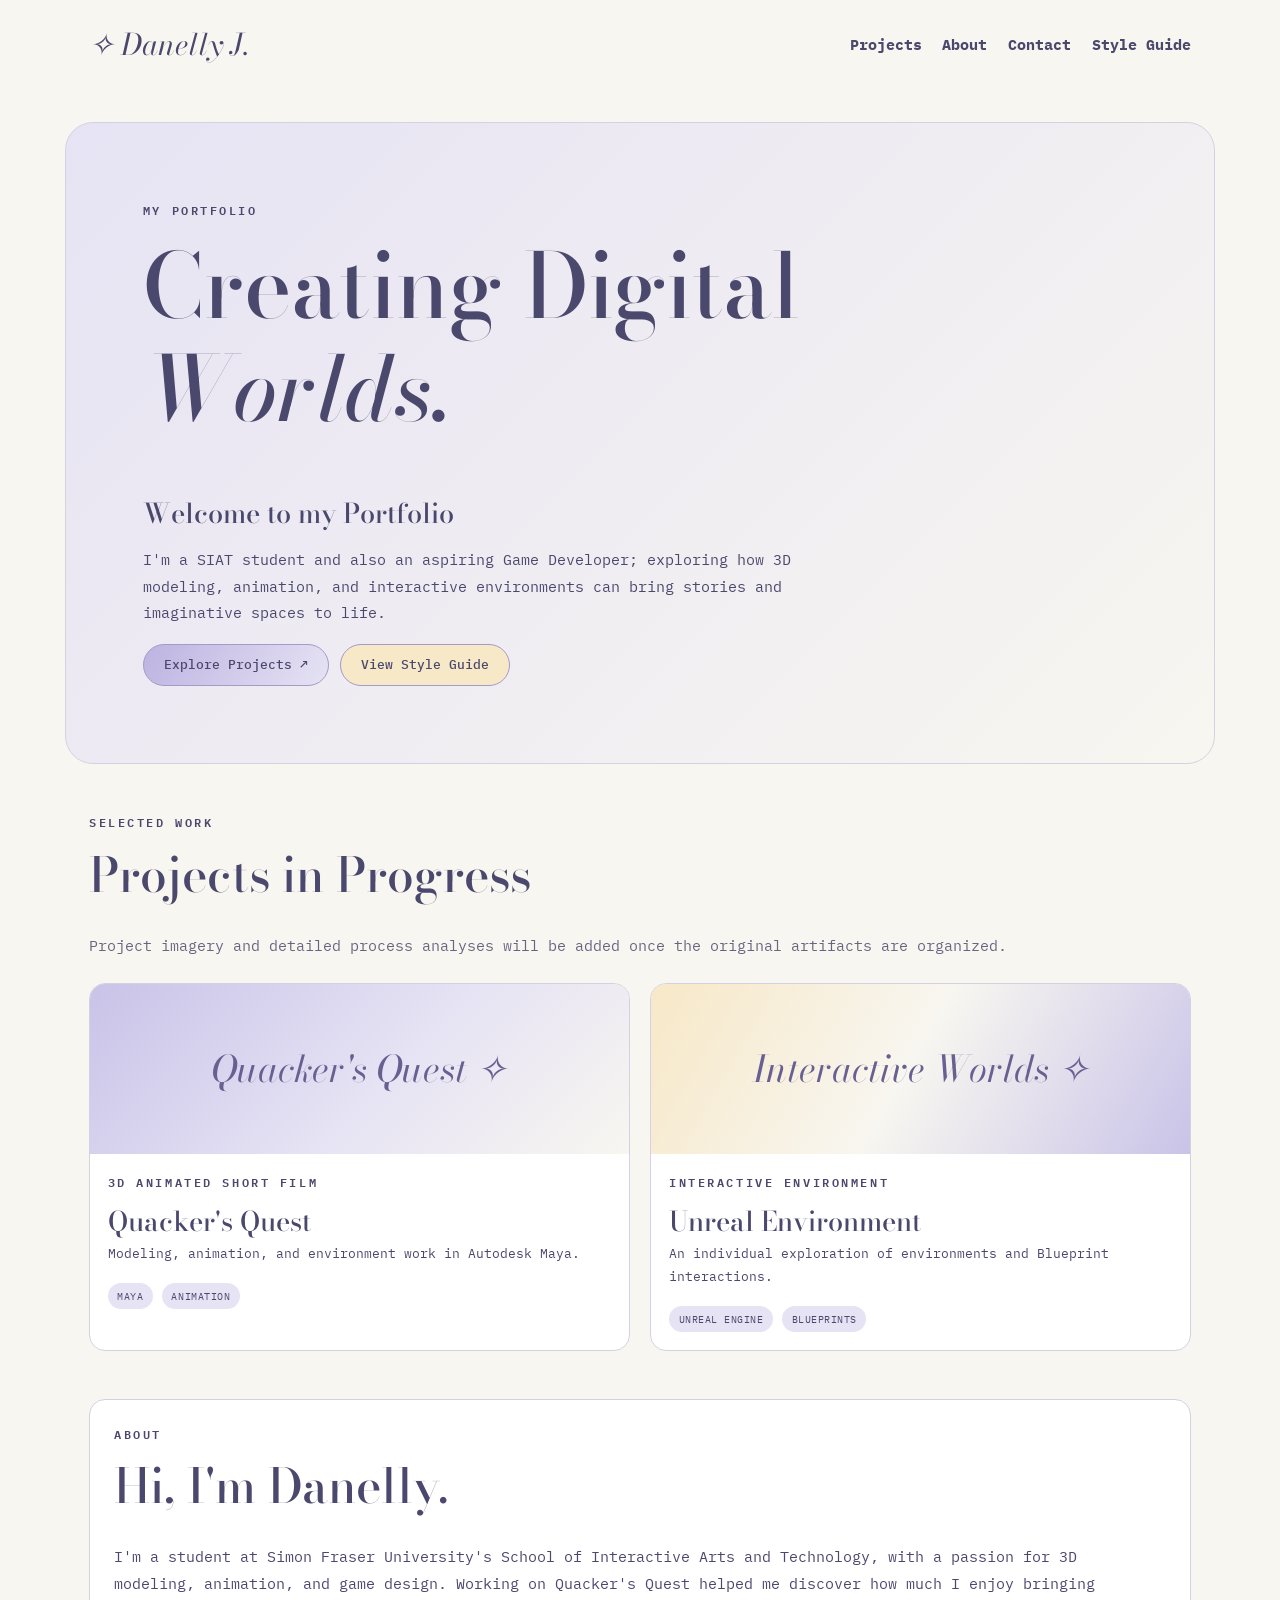
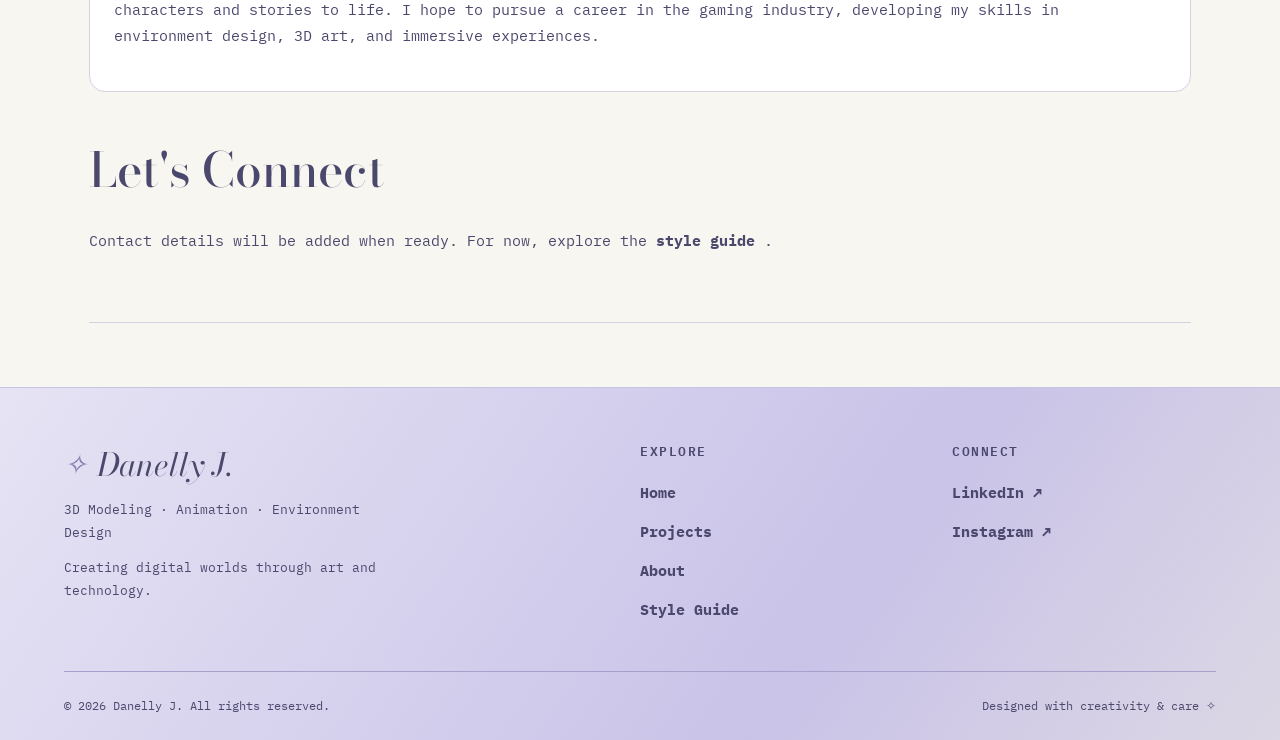
<file: index.html>
<!doctype html>
<html lang="en">

<head>
  <meta charset="utf-8">
  <meta name="viewport" content="width=device-width, initial-scale=1">
  <meta
    name="description"
    content="Danelly J. — 3D art, animation, and environment design portfolio."
  >

  <title>Danelly J. | Hompage</title>

  <link rel="stylesheet" href="css/main.css">
</head>

<body class="homepage">

 
 <!-- ==================== NAVIGATION ==================== -->
  <header class="home-nav">


    <a href="index.html" class="brand">
      ✧ Danelly J.
    </a>


    <nav class="links" aria-label="Main navigation">
       <a href="#projects" class="text-link">Projects</a>
      <a href="#about" class="text-link">About</a>
      <a href="#contact" class="text-link">Contact</a>
      <a href="style-guide.html" class="text-link">Style Guide</a>
    </nav>


  </header>



  <!-- ==================== MAIN CONTENT ==================== -->
  <main>

    <!-- HERO SECTION -->
    <section class="home-hero">

      <p class="eyebrow">
        MY PORTFOLIO
      </p>

      <h1>
        Creating Digital <em>Worlds.</em>
      </h1>

	  <h3>Welcome to my Portfolio</h3>

      <p>
        I'm a SIAT student and also an aspiring Game Developer;
		exploring how 3D modeling, animation, and interactive environments can
        bring stories and imaginative spaces to life.
      </p>

      <div class="button-row">
        <a class="btn btn-primary" href="#projects">
          Explore Projects ↗
        </a>

        <a class="btn btn-secondary" href="style-guide.html">
          View Style Guide
        </a>
      </div>

    </section>

    <div class="home-main">

      <!-- ==================== PROJECTS ==================== -->
      <section id="projects">

        <p class="eyebrow">Selected work</p>

        <h2>Projects in Progress</h2>

        <p class="muted">
          Project imagery and detailed process analyses
          will be added once the original artifacts
          are organized.
        </p>

        <div class="project-grid">

          <!-- PROJECT 1: QUACKER'S QUEST -->
          <article class="project-card">

            <div class="project-art">
              Quacker's Quest ✧
            </div>

            <div class="project-body">

              <p class="eyebrow">
                3D animated short film
              </p>

              <h3>Quacker's Quest</h3>

              <p class="small">
                Modeling, animation, and environment
                work in Autodesk Maya.
              </p>

              <span class="tag">MAYA</span>
              <span class="tag">ANIMATION</span>

            </div>

          </article>

          <!-- PROJECT 2: UNREAL ENVIRONMENT -->
          <article class="project-card">

            <div class="project-art warm">
              Interactive Worlds ✧
            </div>

            <div class="project-body">

              <p class="eyebrow">
                Interactive environment
              </p>

              <h3>Unreal Environment</h3>

              <p class="small">
                An individual exploration of environments
                and Blueprint interactions.
              </p>

              <span class="tag">UNREAL ENGINE</span>
              <span class="tag">BLUEPRINTS</span>

            </div>

          </article>

        </div>

      </section>

      <!-- ==================== ABOUT ==================== -->
      <section id="about" class="home-note">

        <p class="eyebrow">About</p>

        <h2>Hi, I'm Danelly.</h2>

        <p>
          I'm a student at Simon Fraser University's
          School of Interactive Arts and Technology,
          with a passion for 3D modeling, animation,
          and game design.

          Working on Quacker's Quest helped me discover
          how much I enjoy bringing characters and
          stories to life.

          I hope to pursue a career in the gaming
          industry, developing my skills in environment
          design, 3D art, and immersive experiences.
        </p>

      </section>

        <!-- ==================== CONTACT ==================== -->
      <section id="contact" class="guide-section">


        <h2>Let's Connect</h2>


        <p>
          Contact details will be added when ready.
          For now, explore the
          <a class="inline-link text-link" href="style-guide.html">
            style guide
          </a>.
        </p>


      </section>

    </div>

  </main>

    <!-- ==================== FOOTER ==================== -->
  
  <footer class="portfolio-footer">
    <div class="footer-main">


      <!-- Portfolio branding -->
      <div class="footer-brand">
        <a href="index.html" class="footer-logo">
          <span class="footer-logo-mark" aria-hidden="true">✧</span>
          Danelly J.
        </a>


        <p class="footer-description">
          3D Modeling · Animation · Environment Design
        </p>


        <p class="footer-description">
          Creating digital worlds through art and technology.
        </p>
      </div>


      <!-- Footer navigation -->
      <nav class="footer-column" aria-label="Footer navigation">
        <h2 class="footer-heading">Explore</h2>


        <a href="index.html" class="animated-link text-link">Home</a>
        <a href="index.html#projects" class="animated-link text-link">Projects</a>
        <a href="index.html#about" class="animated-link text-link">About</a>
        <a href="style-guide.html" class="animated-link text-link">Style Guide</a>
      </nav>


      <!-- Social media -->
      <div class="footer-column">
        <h2 class="footer-heading">Connect</h2>


        <!-- Replace # with your actual profile URLs -->
        <a href="#" class="animated-link text-link">LinkedIn ↗</a>
        <a href="#" class="animated-link text-link">Instagram ↗</a>
      </div>


    </div>


    <div class="footer-bottom">
      <p>© 2026 Danelly J. All rights reserved.</p>
      <p>Designed with creativity &amp; care ✧</p>
    </div>
  </footer>

</body>

</html>
</file>
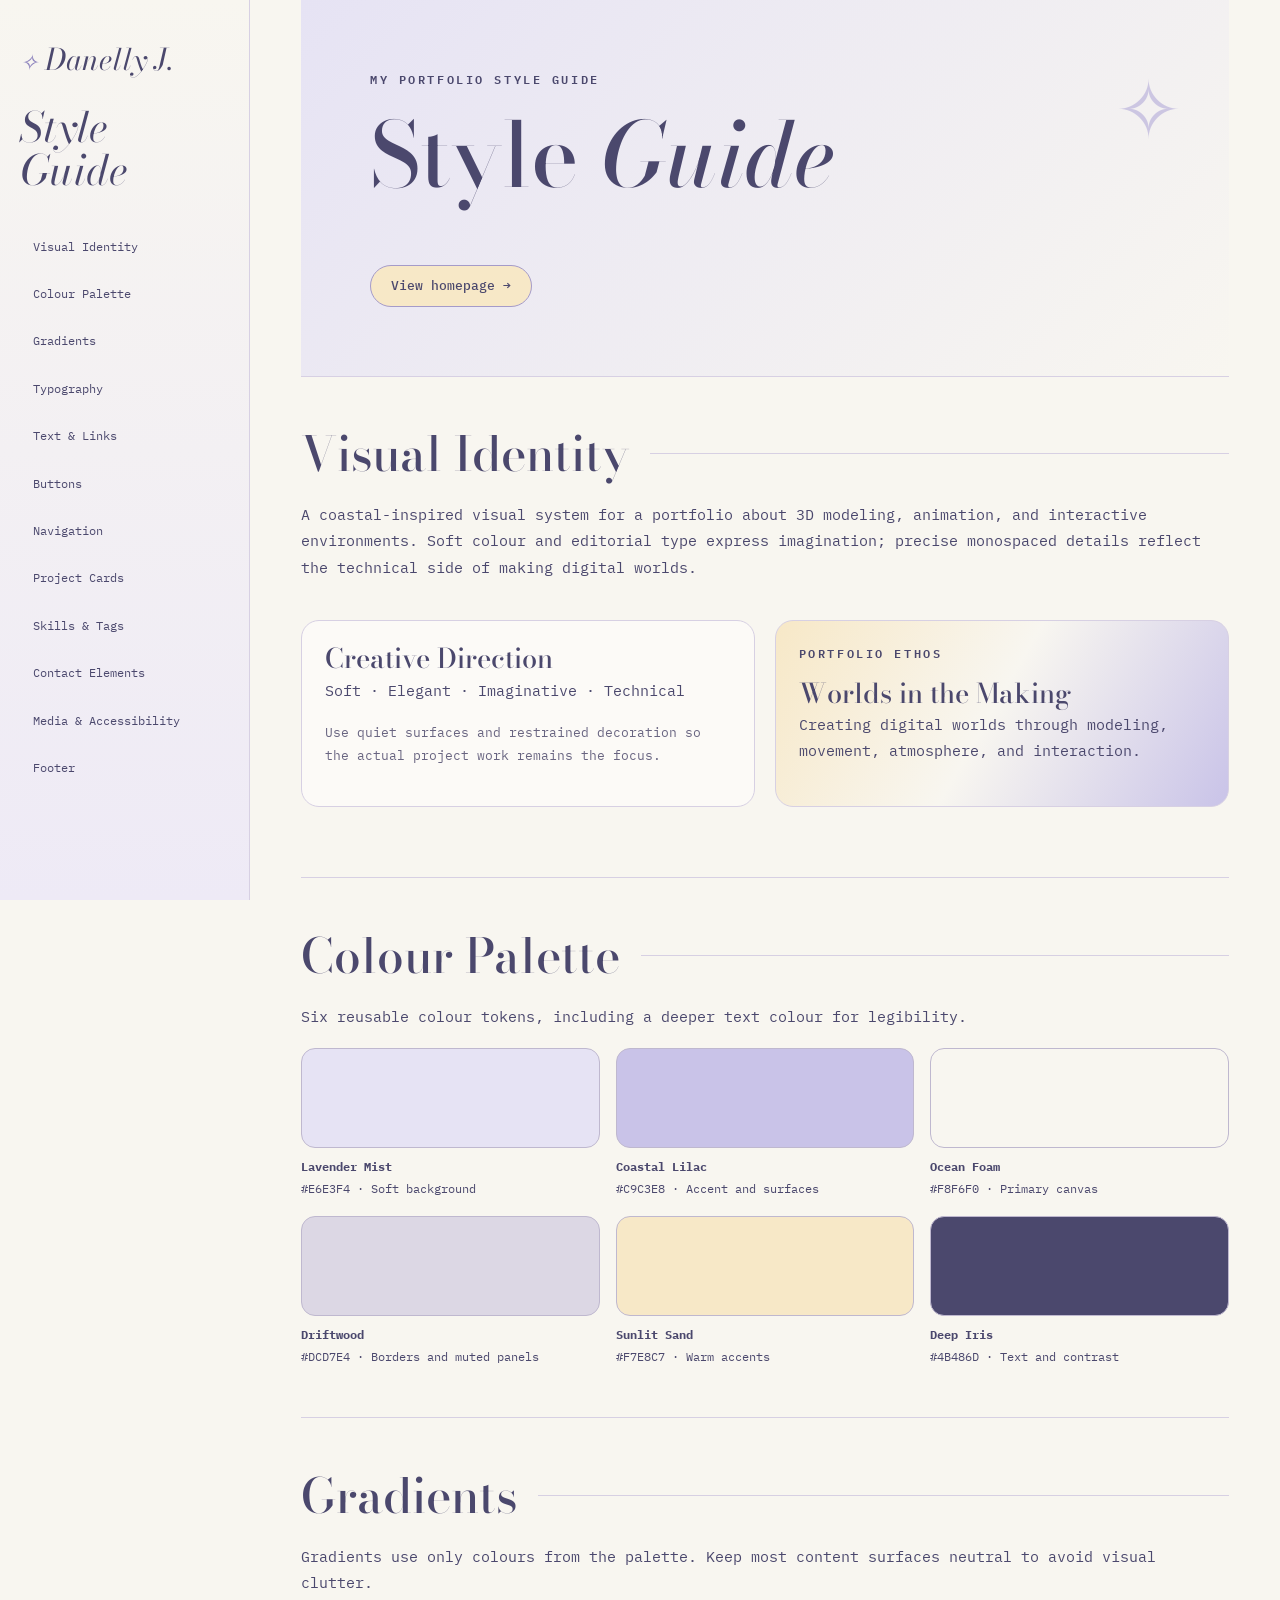
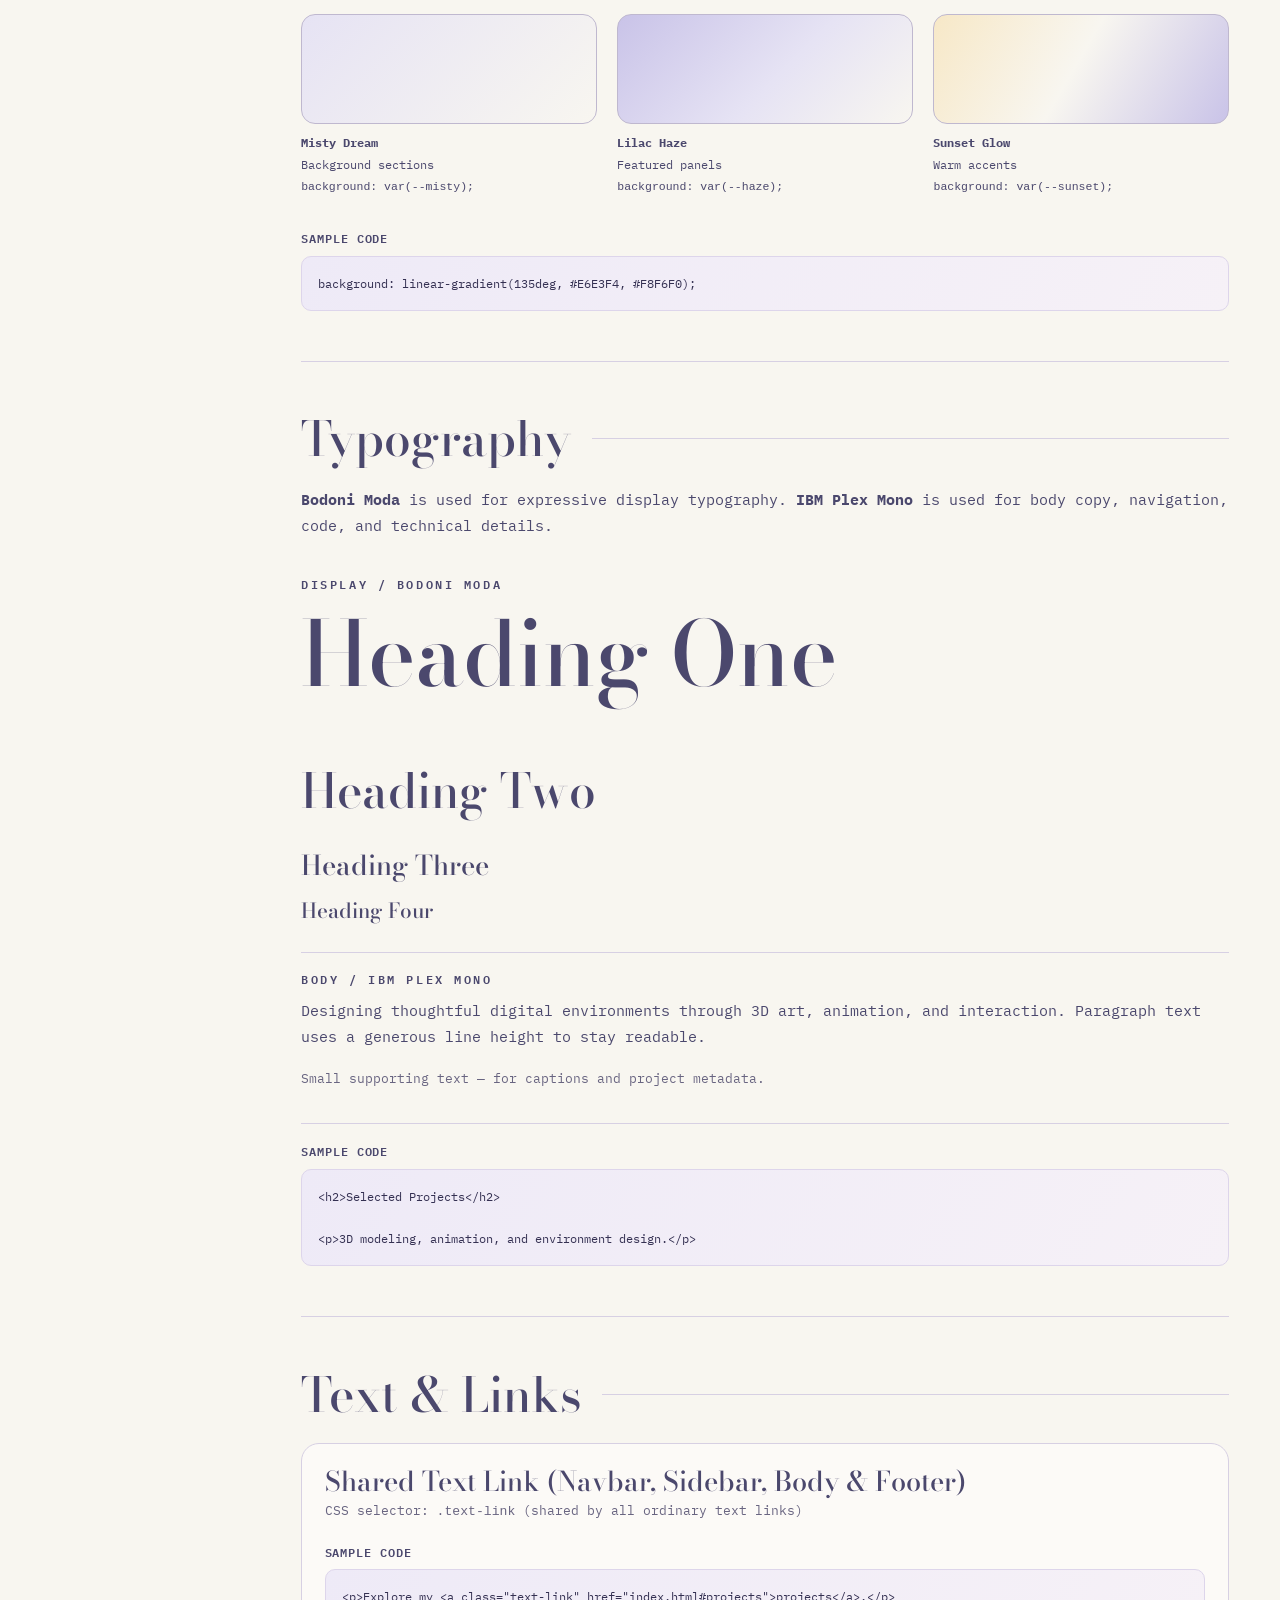
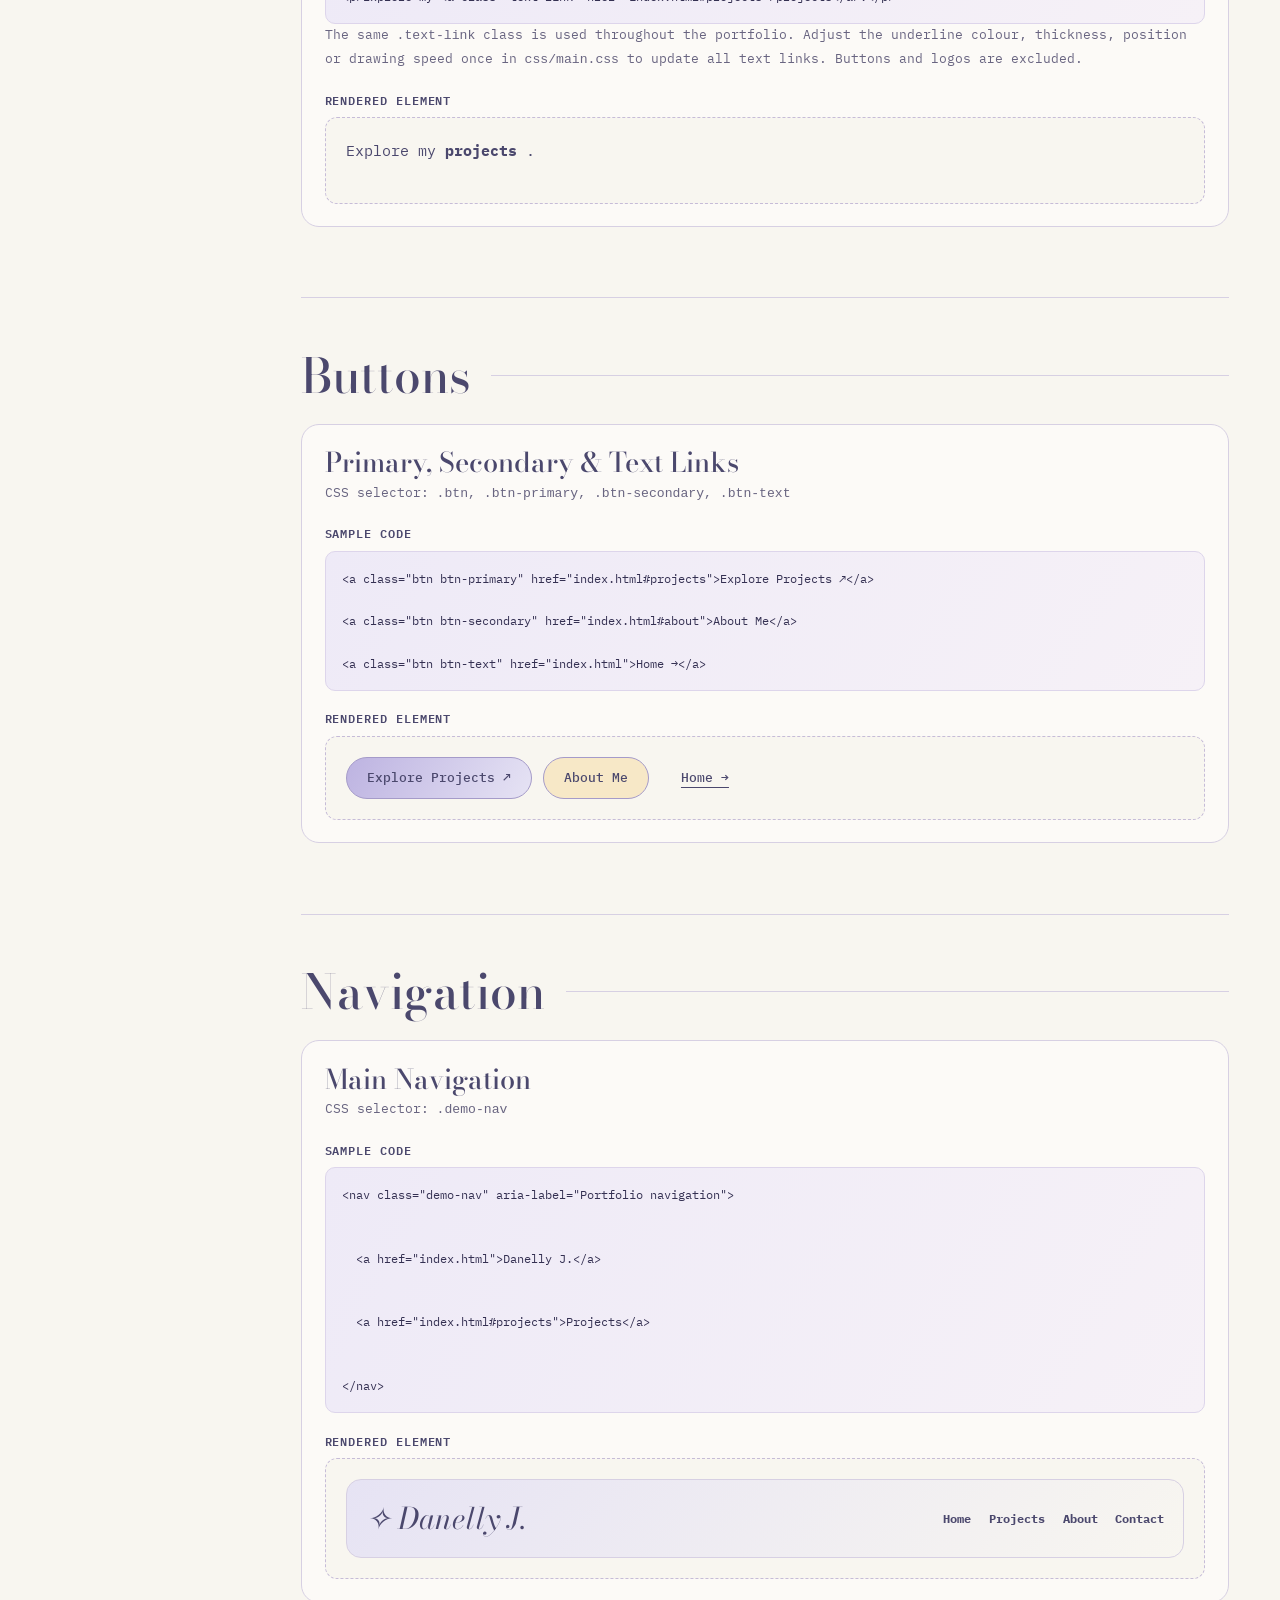
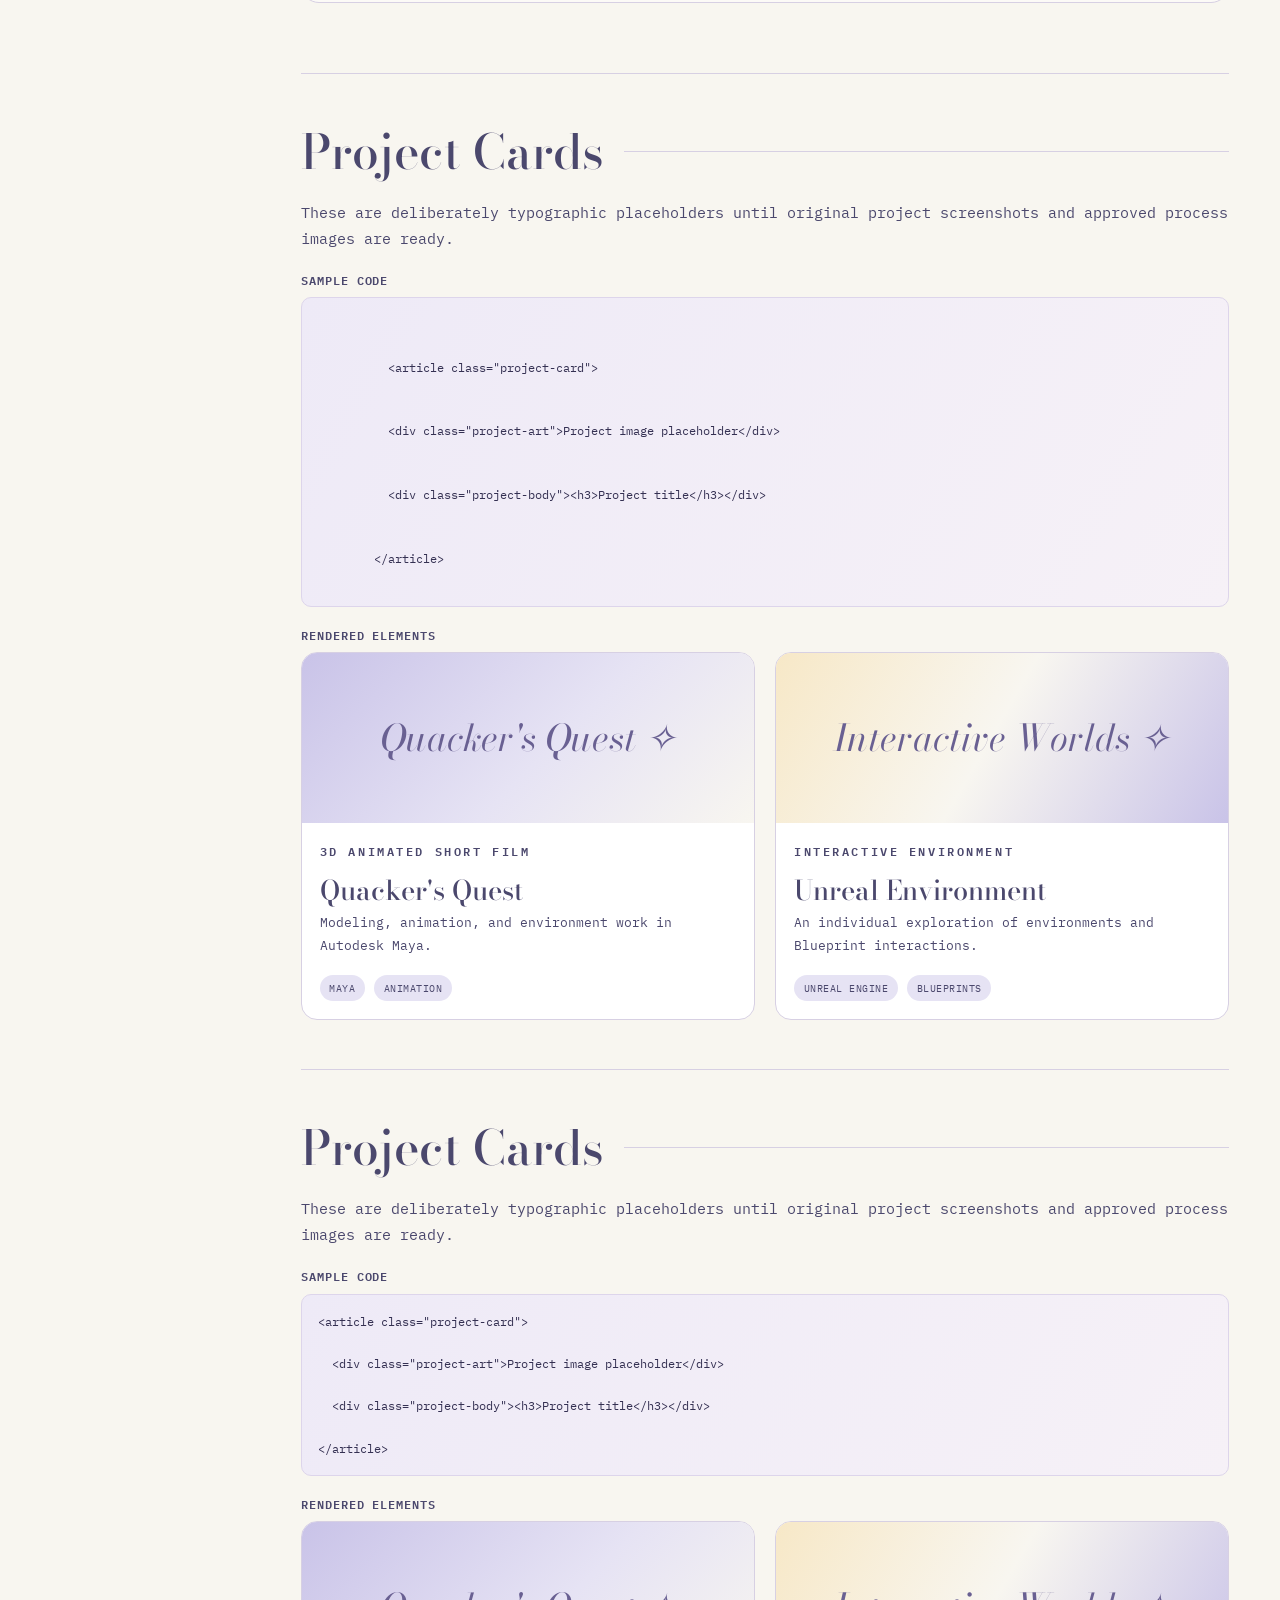
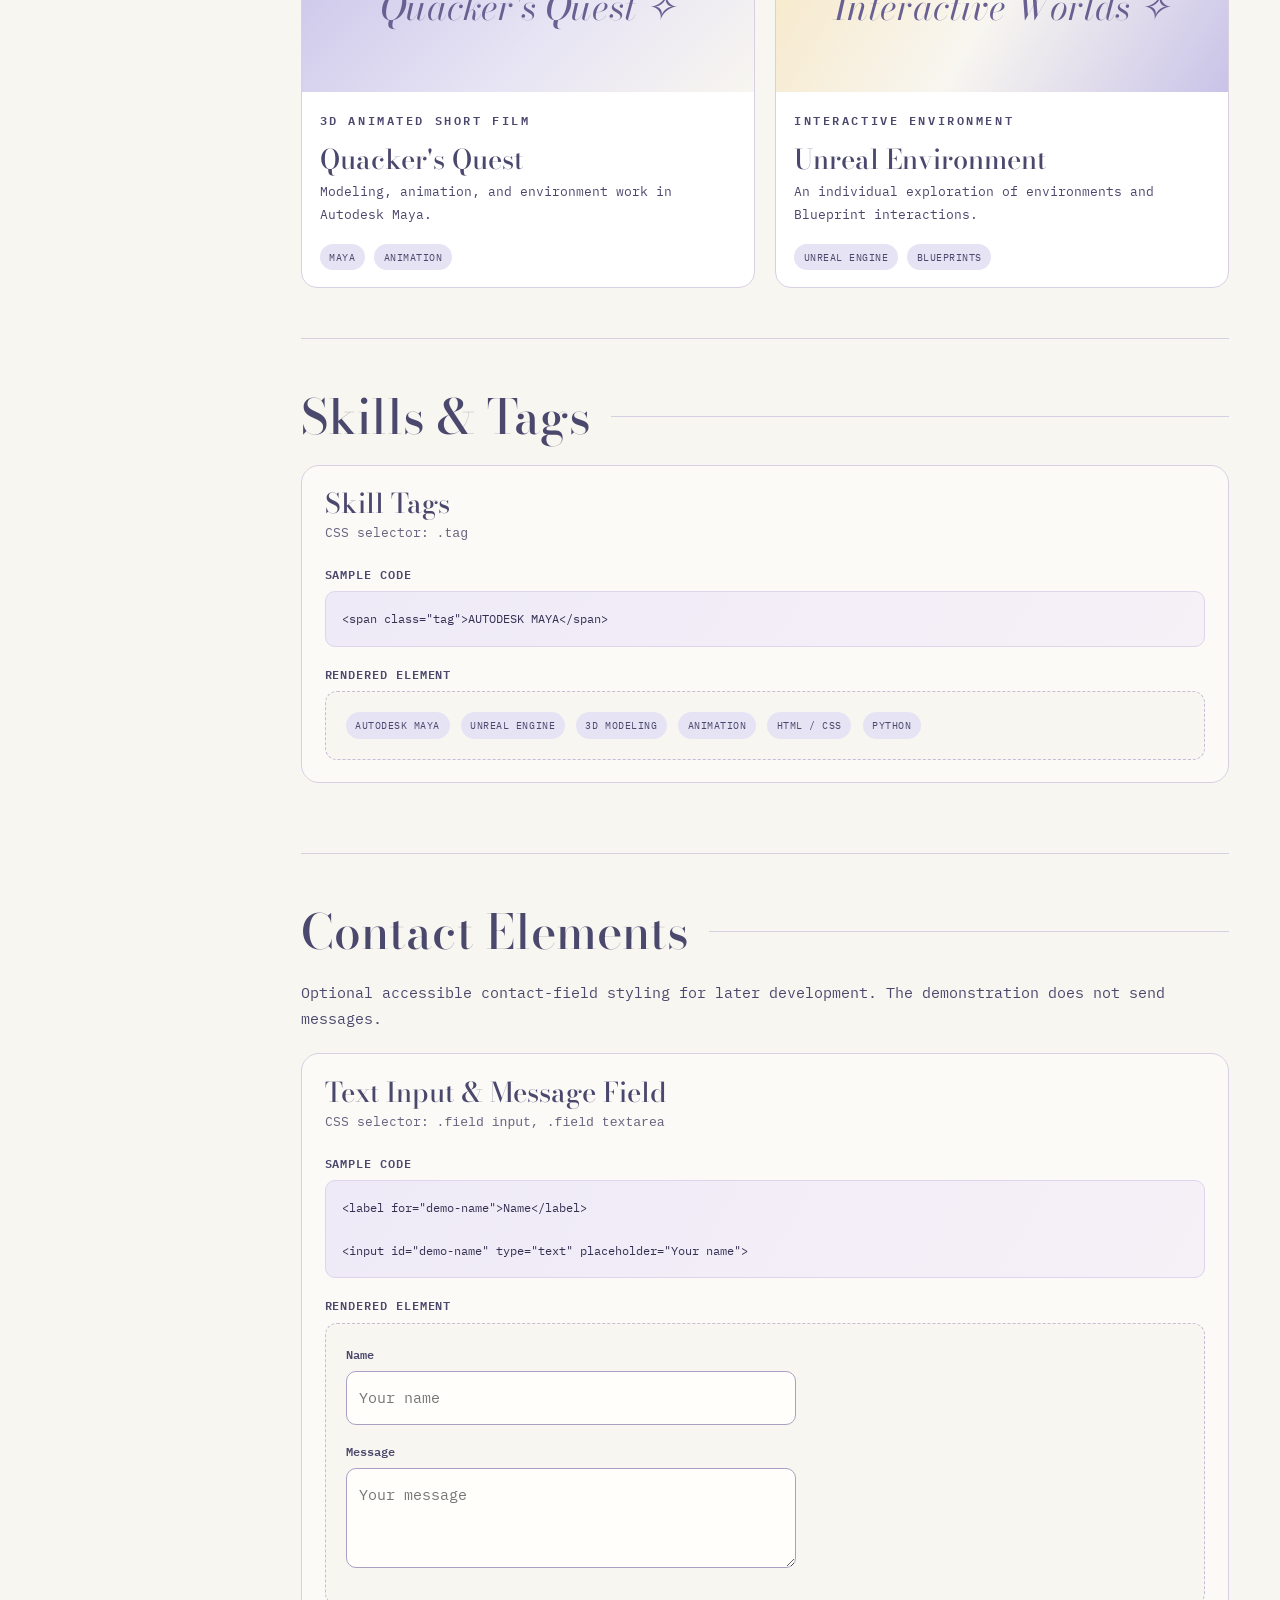
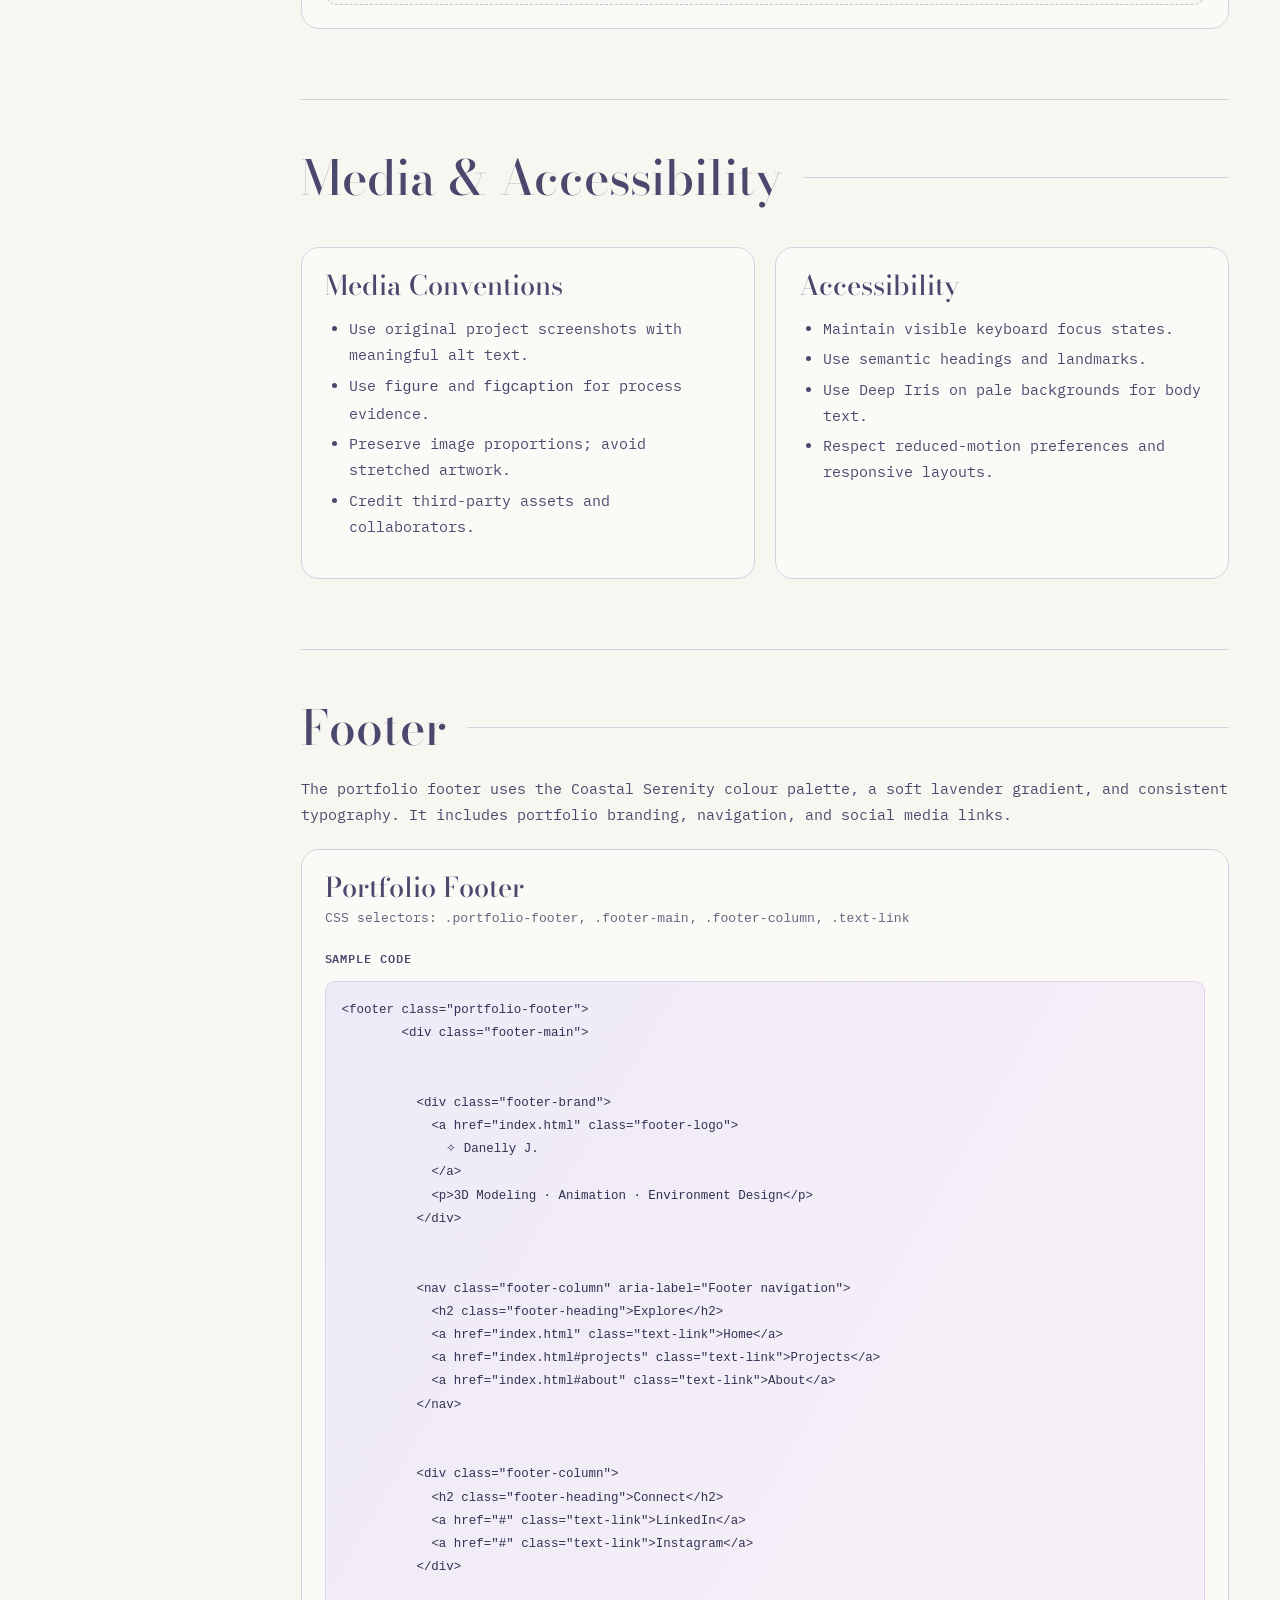
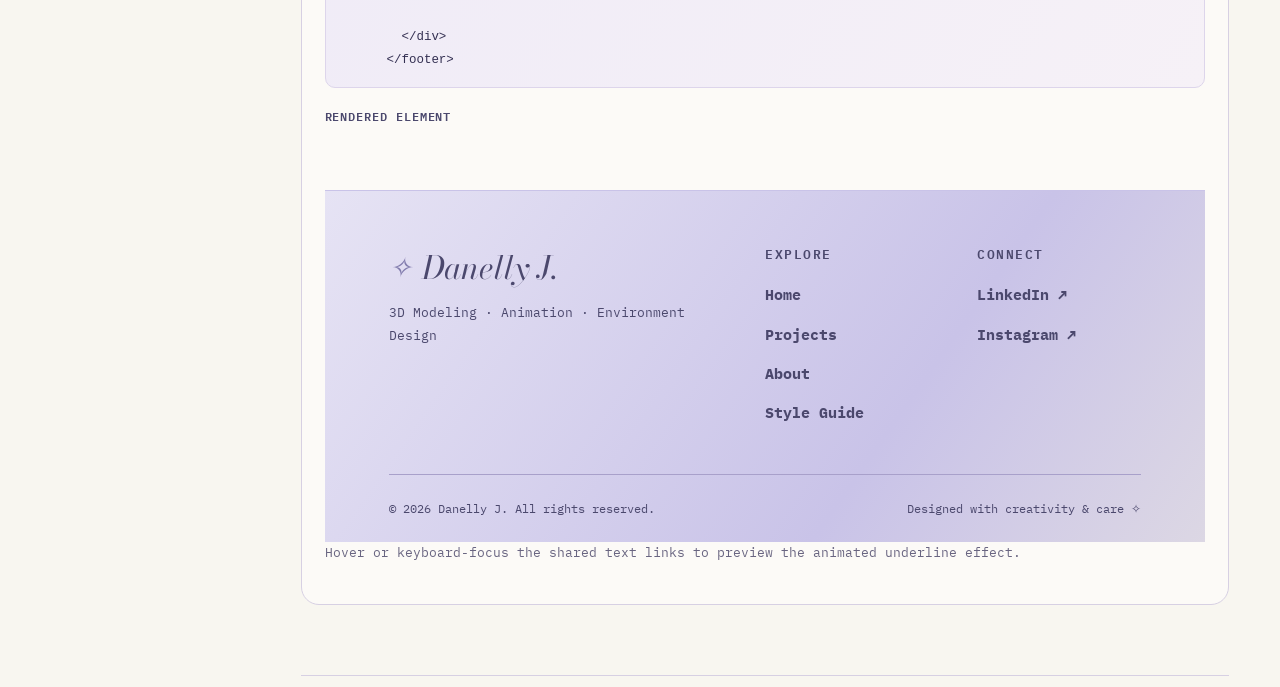
<file: style-guide.html>
<!doctype html>
<html lang="en">

<head>
  <meta charset="utf-8">
  <meta name="viewport" content="width=device-width, initial-scale=1">
  <meta
    name="description"
    content="Danelly J. — 3D art, animation, and environment design portfolio."
  >

  <title>Style Guide | Danelly J.</title>

  <link rel="stylesheet" href="css/main.css">
</head>

<body>

  <div class="site-shell guide-layout">

    <!-- ==================== SIDEBAR ==================== -->
    <aside class="guide-sidebar">

      <a href="index.html" class="brand">
        <span class="brand-mark">✧</span> Danelly J.
      </a>

      
      <p class="sidebar-title">
        Style<br>
        Guide
      </p>

      <nav class="guide-menu" aria-label="Style guide sections">
        <a href="#identity">Visual Identity</a>
        <a href="#colours">Colour Palette</a>
        <a href="#gradients">Gradients</a>
        <a href="#typography">Typography</a>
        <a href="#links">Text &amp; Links</a>
        <a href="#buttons">Buttons</a>
        <a href="#navigation">Navigation</a>
        <a href="#cards">Project Cards</a>
        <a href="#skills">Skills &amp; Tags</a>
        <a href="#forms">Contact Elements</a>
        <a href="#media">Media &amp; Accessibility</a>
        <a href="#footer">Footer</a>
      </nav>

    </aside>

    <!-- ==================== MAIN CONTENT ==================== -->
    <main class="guide-content" id="main">

      <!-- STYLE GUIDE HERO -->
      <header class="guide-hero">

        <p class="eyebrow">My Portfolio Style Guide</p>

        <h1>
          Style <em>Guide</em>
        </h1>

        <a class="btn btn-secondary" href="index.html">
          View homepage →
        </a>

      </header>

      <!-- ==================== VISUAL IDENTITY ==================== -->
      <section id="identity" class="guide-section">

        <div class="section-heading">
          <h2>Visual Identity</h2>
        </div>

        <p class="intro">
          A coastal-inspired visual system for a portfolio about
          3D modeling, animation, and interactive environments.
          Soft colour and editorial type express imagination;
          precise monospaced details reflect the technical side
          of making digital worlds.
        </p>

        <div class="two-col">

          <div class="component">

            <h3>Creative Direction</h3>

            <p>
              Soft · Elegant · Imaginative · Technical
            </p>

            <p class="small muted">
              Use quiet surfaces and restrained decoration
              so the actual project work remains the focus.
            </p>

          </div>

          <div class="component" style="background: var(--sunset);">

            <p class="eyebrow">Portfolio ethos</p>

            <h3>Worlds in the Making</h3>

            <p>
              Creating digital worlds through modeling,
              movement, atmosphere, and interaction.
            </p>

          </div>

        </div>

      </section>

      <!-- ==================== COLOUR PALETTE ==================== -->
      <section id="colours" class="guide-section">

        <div class="section-heading">
          <h2>Colour Palette</h2>
        </div>

        <p>
          Six reusable colour tokens, including a deeper
          text colour for legibility.
        </p>

        <div class="swatch-grid">

          <!-- LAVENDER MIST -->
          <div>
            <div
              class="swatch"
              style="background: #E6E3F4;"
            ></div>

            <p class="swatch-info">
              <strong>Lavender Mist</strong>
              #E6E3F4 · Soft background
            </p>
          </div>

          <!-- COASTAL LILAC -->
          <div>
            <div
              class="swatch"
              style="background: #C9C3E8;"
            ></div>

            <p class="swatch-info">
              <strong>Coastal Lilac</strong>
              #C9C3E8 · Accent and surfaces
            </p>
          </div>

          <!-- OCEAN FOAM -->
          <div>
            <div
              class="swatch"
              style="background: #F8F6F0;"
            ></div>

            <p class="swatch-info">
              <strong>Ocean Foam</strong>
              #F8F6F0 · Primary canvas
            </p>
          </div>

          <!-- DRIFTWOOD -->
          <div>
            <div
              class="swatch"
              style="background: #DCD7E4;"
            ></div>

            <p class="swatch-info">
              <strong>Driftwood</strong>
              #DCD7E4 · Borders and muted panels
            </p>
          </div>

          <!-- SUNLIT SAND -->
          <div>
            <div
              class="swatch"
              style="background: #F7E8C7;"
            ></div>

            <p class="swatch-info">
              <strong>Sunlit Sand</strong>
              #F7E8C7 · Warm accents
            </p>
          </div>

          <!-- DEEP IRIS -->
          <div>
            <div
              class="swatch"
              style="background: #4B486D;"
            ></div>

            <p class="swatch-info">
              <strong>Deep Iris</strong>
              #4B486D · Text and contrast
            </p>
          </div>

        </div>

      </section>

      <!-- ==================== GRADIENTS ==================== -->
      <section id="gradients" class="guide-section">

        <div class="section-heading">
          <h2>Gradients</h2>
        </div>

        <p>
          Gradients use only colours from the palette.
          Keep most content surfaces neutral to avoid
          visual clutter.
        </p>

        <div class="gradient-grid">

          <!-- MISTY DREAM -->
          <div>

            <div
              class="gradient-swatch"
              style="background: var(--misty);"
            ></div>

            <p class="swatch-info">
              <strong>Misty Dream</strong>
              Background sections
            </p>

            <p class="token">
              <code>background: var(--misty);</code>
            </p>

          </div>

          <!-- LILAC HAZE -->
          <div>

            <div
              class="gradient-swatch"
              style="background: var(--haze);"
            ></div>

            <p class="swatch-info">
              <strong>Lilac Haze</strong>
              Featured panels
            </p>

            <p class="token">
              <code>background: var(--haze);</code>
            </p>

          </div>

          <!-- SUNSET GLOW -->
          <div>

            <div
              class="gradient-swatch"
              style="background: var(--sunset);"
            ></div>

            <p class="swatch-info">
              <strong>Sunset Glow</strong>
              Warm accents
            </p>

            <p class="token">
              <code>background: var(--sunset);</code>
            </p>

          </div>

        </div>

        <p class="component-label">Sample code</p>

        <code class="code-sample">background: linear-gradient(135deg, #E6E3F4, #F8F6F0);</code>

      </section>

      <!-- ==================== TYPOGRAPHY ==================== -->
      <section id="typography" class="guide-section">

        <div class="section-heading">
          <h2>Typography</h2>
        </div>

        <p>
          <strong>Bodoni Moda</strong> is used for expressive
          display typography.

          <strong>IBM Plex Mono</strong> is used for body copy,
          navigation, code, and technical details.
        </p>

        <!-- HEADING EXAMPLES -->
        <div class="type-demo">

          <p class="eyebrow">Display / Bodoni Moda</p>

          <h1>Heading One</h1>
          <h2>Heading Two</h2>
          <h3>Heading Three</h3>
          <h4>Heading Four</h4>

        </div>

        <!-- BODY TEXT EXAMPLES -->
        <div class="type-demo">

          <p class="eyebrow">Body / IBM Plex Mono</p>

          <p>
            Designing thoughtful digital environments
            through 3D art, animation, and interaction.
            Paragraph text uses a generous line height
            to stay readable.
          </p>

          <p class="small muted">
            Small supporting text — for captions and
            project metadata.
          </p>

        </div>

        <p class="component-label">Sample code</p>

        <code class="code-sample">&lt;h2&gt;Selected Projects&lt;/h2&gt;

&lt;p&gt;3D modeling, animation, and environment design.&lt;/p&gt;</code>

      </section>

     <!-- ==================== TEXT AND LINKS ==================== -->
      <section id="links" class="guide-section">


        <div class="section-heading">
          <h2>Text &amp; Links</h2>
        </div>


        <article class="component">


          <h3>Shared Text Link (Navbar, Sidebar, Body &amp; Footer)</h3>


          <p class="small muted">
            CSS selector: <code>.text-link</code> (shared by all ordinary text links)
          </p>


          <p class="component-label">Sample code</p>


          <code class="code-sample">&lt;p&gt;Explore my &lt;a class=&quot;text-link&quot; href=&quot;index.html#projects&quot;&gt;projects&lt;/a&gt;.&lt;/p&gt;</code>


          <p class="small muted">The same <code>.text-link</code> class is used throughout the portfolio. Adjust the underline colour, thickness, position or drawing speed once in <code>css/main.css</code> to update all text links. Buttons and logos are excluded.</p>


          <p class="component-label">Rendered element</p>


          <div class="rendered">


            <p>
              Explore my
              <a class="text-link" href="index.html#projects">
                projects
              </a>.
            </p>


          </div>


        </article>


      </section>



      <!-- ==================== BUTTONS ==================== -->
      <section id="buttons" class="guide-section">

        <div class="section-heading">
          <h2>Buttons</h2>
        </div>

        <article class="component">

          <h3>Primary, Secondary &amp; Text Links</h3>

          <p class="small muted">
            CSS selector:
            <code>.btn, .btn-primary, .btn-secondary, .btn-text</code>
          </p>

          <p class="component-label">Sample code</p>

          <code class="code-sample">&lt;a class=&quot;btn btn-primary&quot; href=&quot;index.html#projects&quot;&gt;Explore Projects ↗&lt;/a&gt;

&lt;a class=&quot;btn btn-secondary&quot; href=&quot;index.html#about&quot;&gt;About Me&lt;/a&gt;

&lt;a class=&quot;btn btn-text&quot; href=&quot;index.html&quot;&gt;Home →&lt;/a&gt;</code>

          <p class="component-label">Rendered element</p>

          <div class="rendered">

            <div class="button-row">

              <a
                class="btn btn-primary"
                href="index.html#projects"
              >
                Explore Projects ↗
              </a>

              <a
                class="btn btn-secondary"
                href="index.html#about"
              >
                About Me
              </a>

              <a
                class="btn btn-text"
                href="index.html"
              >
                Home →
              </a>

            </div>

          </div>

        </article>

      </section>

      <!-- ==================== NAVIGATION ==================== -->
      <section id="navigation" class="guide-section">


        <div class="section-heading">
          <h2>Navigation</h2>
        </div>


        <article class="component">


          <h3>Main Navigation</h3>


          <p class="small muted">
            CSS selector: <code>.demo-nav</code>
          </p>


          <p class="component-label">Sample code</p>


          <code class="code-sample">&lt;nav class=&quot;demo-nav&quot; aria-label=&quot;Portfolio navigation&quot;&gt;


  &lt;a href=&quot;index.html&quot;&gt;Danelly J.&lt;/a&gt;


  &lt;a href=&quot;index.html#projects&quot;&gt;Projects&lt;/a&gt;


&lt;/nav&gt;</code>


          <p class="component-label">Rendered element</p>


          <div class="rendered">


            <nav
              class="demo-nav"
              aria-label="Example portfolio navigation"
            >


              <a class="brand" href="index.html">
                ✧ Danelly J.
              </a>


              <div class="links">


                <a href="index.html" class="text-link">Home</a>


                <a href="index.html#projects" class="text-link">
                  Projects
                </a>


                <a href="index.html#about" class="text-link">
                  About
                </a>


                <a href="index.html#contact" class="text-link">
                  Contact
                </a>


              </div>


            </nav>


          </div>


        </article>


      </section>


      <!-- ==================== PROJECT CARDS ==================== -->
      <section id="cards" class="guide-section">


        <div class="section-heading">
          <h2>Project Cards</h2>
        </div>


        <p>
          These are deliberately typographic placeholders
          until original project screenshots and approved
          process images are ready.
        </p>


        <p class="component-label">Sample code</p>


        <code class="code-sample">
          
          &lt;article class=&quot;project-card&quot;&gt;


          &lt;div class=&quot;project-art&quot;&gt;Project image placeholder&lt;/div&gt;


          &lt;div class=&quot;project-body&quot;&gt;&lt;h3&gt;Project title&lt;/h3&gt;&lt;/div&gt;


        &lt;/article&gt;
        </code>


        <p class="component-label">Rendered elements</p>


        <div class="project-grid">


          <!-- PROJECT 1 -->
          <article class="project-card">


            <div class="project-art">
              Quacker's Quest ✧
            </div>


            <div class="project-body">


              <p class="eyebrow">
                3D animated short film
              </p>


              <h3>Quacker's Quest</h3>


              <p class="small">
                Modeling, animation, and environment
                work in Autodesk Maya.
              </p>


              <span class="tag">MAYA</span>
              <span class="tag">ANIMATION</span>


            </div>


          </article>


          <!-- PROJECT 2 -->
          <article class="project-card">


            <div class="project-art warm">
              Interactive Worlds ✧
            </div>


            <div class="project-body">


              <p class="eyebrow">
                Interactive environment
              </p>


              <h3>Unreal Environment</h3>


              <p class="small">
                An individual exploration of environments
                and Blueprint interactions.
              </p>


              <span class="tag">UNREAL ENGINE</span>
              <span class="tag">BLUEPRINTS</span>


            </div>


          </article>


        </div>


      </section>



      <!-- ==================== PROJECT CARDS ==================== -->
      <section id="cards" class="guide-section">

        <div class="section-heading">
          <h2>Project Cards</h2>
        </div>

        <p>
          These are deliberately typographic placeholders
          until original project screenshots and approved
          process images are ready.
        </p>

        <p class="component-label">Sample code</p>

        <code class="code-sample">&lt;article class=&quot;project-card&quot;&gt;

  &lt;div class=&quot;project-art&quot;&gt;Project image placeholder&lt;/div&gt;

  &lt;div class=&quot;project-body&quot;&gt;&lt;h3&gt;Project title&lt;/h3&gt;&lt;/div&gt;

&lt;/article&gt;</code>

        <p class="component-label">Rendered elements</p>

        <div class="project-grid">

          <!-- PROJECT 1 -->
          <article class="project-card">

            <div class="project-art">
              Quacker's Quest ✧
            </div>

            <div class="project-body">

              <p class="eyebrow">
                3D animated short film
              </p>

              <h3>Quacker's Quest</h3>

              <p class="small">
                Modeling, animation, and environment
                work in Autodesk Maya.
              </p>

              <span class="tag">MAYA</span>
              <span class="tag">ANIMATION</span>

            </div>

          </article>

          <!-- PROJECT 2 -->
          <article class="project-card">

            <div class="project-art warm">
              Interactive Worlds ✧
            </div>

            <div class="project-body">

              <p class="eyebrow">
                Interactive environment
              </p>

              <h3>Unreal Environment</h3>

              <p class="small">
                An individual exploration of environments
                and Blueprint interactions.
              </p>

              <span class="tag">UNREAL ENGINE</span>
              <span class="tag">BLUEPRINTS</span>

            </div>

          </article>

        </div>

      </section>

      <!-- ==================== SKILLS AND TAGS ==================== -->
      <section id="skills" class="guide-section">

        <div class="section-heading">
          <h2>Skills &amp; Tags</h2>
        </div>

        <article class="component">

          <h3>Skill Tags</h3>

          <p class="small muted">
            CSS selector: <code>.tag</code>
          </p>

          <p class="component-label">Sample code</p>

          <code class="code-sample">&lt;span class=&quot;tag&quot;&gt;AUTODESK MAYA&lt;/span&gt;</code>

          <p class="component-label">Rendered element</p>

          <div class="rendered">

            <div class="tag-row">

              <span class="tag">AUTODESK MAYA</span>
              <span class="tag">UNREAL ENGINE</span>
              <span class="tag">3D MODELING</span>
              <span class="tag">ANIMATION</span>
              <span class="tag">HTML / CSS</span>
              <span class="tag">PYTHON</span>

            </div>

          </div>

        </article>

      </section>

      <!-- ==================== CONTACT ELEMENTS ==================== -->
      <section id="forms" class="guide-section">

        <div class="section-heading">
          <h2>Contact Elements</h2>
        </div>

        <p>
          Optional accessible contact-field styling for
          later development. The demonstration does not
          send messages.
        </p>

        <article class="component">

          <h3>Text Input &amp; Message Field</h3>

          <p class="small muted">
            CSS selector:
            <code>.field input, .field textarea</code>
          </p>

          <p class="component-label">Sample code</p>

          <code class="code-sample">&lt;label for=&quot;demo-name&quot;&gt;Name&lt;/label&gt;

&lt;input id=&quot;demo-name&quot; type=&quot;text&quot; placeholder=&quot;Your name&quot;&gt;</code>

          <p class="component-label">Rendered element</p>

          <div class="rendered">

            <!-- NAME FIELD -->
            <div class="field">

              <label for="demo-name">
                Name
              </label>

              <input
                id="demo-name"
                type="text"
                placeholder="Your name"
              >

            </div>

            <!-- MESSAGE FIELD -->
            <div class="field">

              <label for="demo-message">
                Message
              </label>

              <textarea
                id="demo-message"
                placeholder="Your message"
              ></textarea>

            </div>

          </div>

        </article>

      </section>

      <!-- ==================== MEDIA AND ACCESSIBILITY ==================== -->
      <section id="media" class="guide-section">

        <div class="section-heading">
          <h2>Media &amp; Accessibility</h2>
        </div>

        <div class="two-col">

          <!-- MEDIA CONVENTIONS -->
          <div class="component">

            <h3>Media Conventions</h3>

            <ul>
              <li>
                Use original project screenshots with
                meaningful alt text.
              </li>

              <li>
                Use <code>figure</code> and
                <code>figcaption</code> for process evidence.
              </li>

              <li>
                Preserve image proportions; avoid
                stretched artwork.
              </li>

              <li>
                Credit third-party assets and collaborators.
              </li>
            </ul>

          </div>

          <!-- ACCESSIBILITY -->
          <div class="component">

            <h3>Accessibility</h3>

            <ul>
              <li>
                Maintain visible keyboard focus states.
              </li>

              <li>
                Use semantic headings and landmarks.
              </li>

              <li>
                Use Deep Iris on pale backgrounds
                for body text.
              </li>

              <li>
                Respect reduced-motion preferences
                and responsive layouts.
              </li>
            </ul>

          </div>

        </div>

      </section>

      <!-- ==================== FOOTER ==================== -->
      
  

      <section id="footer" class="guide-section">

        <div class="section-heading">
          <h2>Footer</h2>
        </div>

        <p>
          The portfolio footer uses the Coastal Serenity colour
          palette, a soft lavender gradient, and consistent
          typography. It includes portfolio branding, navigation,
          and social media links.
        </p>


        <article class="component">


          <h3>Portfolio Footer</h3>


          <p class="small muted">
            CSS selectors:
            <code>.portfolio-footer</code>,
            <code>.footer-main</code>,
            <code>.footer-column</code>,
            <code>.text-link</code>
          </p>


          <p class="component-label">Sample code</p>


          <pre class="code-sample"><code>&lt;footer class="portfolio-footer"&gt;
        &lt;div class="footer-main"&gt;


          &lt;div class="footer-brand"&gt;
            &lt;a href="index.html" class="footer-logo"&gt;
              ✧ Danelly J.
            &lt;/a&gt;
            &lt;p&gt;3D Modeling · Animation · Environment Design&lt;/p&gt;
          &lt;/div&gt;


          &lt;nav class="footer-column" aria-label="Footer navigation"&gt;
            &lt;h2 class="footer-heading"&gt;Explore&lt;/h2&gt;
            &lt;a href="index.html" class="text-link"&gt;Home&lt;/a&gt;
            &lt;a href="index.html#projects" class="text-link"&gt;Projects&lt;/a&gt;
            &lt;a href="index.html#about" class="text-link"&gt;About&lt;/a&gt;
          &lt;/nav&gt;


          &lt;div class="footer-column"&gt;
            &lt;h2 class="footer-heading"&gt;Connect&lt;/h2&gt;
            &lt;a href="#" class="text-link"&gt;LinkedIn&lt;/a&gt;
            &lt;a href="#" class="text-link"&gt;Instagram&lt;/a&gt;
          &lt;/div&gt;


        &lt;/div&gt;
      &lt;/footer&gt;</code></pre>


          <p class="component-label">Rendered element</p>


          <div class="footer-preview">


            <footer class="portfolio-footer">


              <div class="footer-main">


                <div class="footer-brand">
                  <a href="index.html" class="footer-logo">
                    <span class="footer-logo-mark"
                          aria-hidden="true">✧</span>
                    Danelly J.
                  </a>

                  <p class="footer-description">
                    3D Modeling · Animation · Environment Design
                  </p>

                </div>

                <nav class="footer-column"
                    aria-label="Footer component preview navigation">

                  <h2 class="footer-heading">Explore</h2>
                  <a href="index.html" class="animated-link text-link">Home</a>
                  <a href="index.html#projects"
                    class="animated-link text-link">Projects</a>
                  <a href="index.html#about"
                    class="animated-link text-link">About</a>
                  <a href="style-guide.html"
                    class="animated-link text-link">Style Guide</a>
                </nav>

                <div class="footer-column">
                  <h2 class="footer-heading">Connect</h2>
                  <a href="#" class="animated-link text-link">LinkedIn ↗</a>
                  <a href="#" class="animated-link text-link">Instagram ↗</a>
                </div>


              </div>

              <div class="footer-bottom">
                <p>© 2026 Danelly J. All rights reserved.</p>
                <p>Designed with creativity &amp; care ✧</p>
              </div>

            </footer>


          </div>


          <p class="small muted">
            Hover or keyboard-focus the shared text links to
            preview the animated underline effect.
          </p>

        </article>

      </section>

    </main>

  </div>

</body>

</html>
</file>
<file: css/main.css>
/* ==================== GOOGLE FONTS ==================== */


@import url('https://fonts.googleapis.com/css2?family=Bodoni+Moda:ital,opsz,wght@0,6..96,400;0,6..96,500;0,6..96,600;1,6..96,400&family=IBM+Plex+Mono:wght@400;500;600&display=swap');




/* ==================== CSS VARIABLES ==================== */


:root {
  /* Colour Palette */
  --lavender: #e6e3f4;
  --lilac: #c9c3e8;
  --foam: #f8f6f0;
  --driftwood: #dcd7e4;
  --sand: #f7e8c7;
  --iris: #4b486d;
  --muted: #696581;
  --line: #d7d0e3;


  /* Gradients */
  --misty: linear-gradient(135deg, #e6e3f4, #f8f6f0);
  --haze: linear-gradient(
    135deg,
    #c9c3e8,
    #e6e3f4 55%,
    #f8f6f0
  );
  --sunset: linear-gradient(
    120deg,
    #f7e8c7,
    #f8f6f0 48%,
    #c9c3e8
  );


  /* Typography */
  --font-display: 'Bodoni Moda', Georgia, serif;
  --font-body: 'IBM Plex Mono', monospace;


  /* Border Radius */
  --radius: 18px;
}








* {
  box-sizing: border-box;
}


html {
  scroll-behavior: smooth;
}


body {
  margin: 0;
  color: var(--iris);
  background: var(--foam);
  font: 400 15px/1.75 var(--font-body);
}








img {
  max-width: 100%;
  height: auto;
}




/* ==================== TYPOGRAPHY ==================== */


h1,
h2,
h3,
h4 {
  font-family: var(--font-display);
  line-height: 1.15;
  font-weight: 500;
  margin: 0 0 0.65em;
}


h1 {
  font-size: clamp(3.2rem, 7vw, 5.6rem);
}


h2 {
  font-size: clamp(2rem, 4vw, 3rem);
}


h3 {
  font-size: 1.7rem;
}


h4 {
  font-size: 1.3rem;
}


p {
  margin: 0 0 1.2em;
}


ul,
ol {
  padding-left: 1.5rem;
}


li {
  margin: 0.25rem 0;
}






.muted {
  color: var(--muted);
}


.small {
  font-size: 0.82rem;
}




/* ==================== SITE LAYOUT ==================== */


.site-shell {
  max-width: 1440px;
  margin: auto;
}


.guide-layout {
  display: grid;
  grid-template-columns: 250px minmax(0, 1fr);
  min-height: 100vh;
}




/* ==================== STYLE GUIDE SIDEBAR ==================== */


.guide-sidebar {
  padding: 2.3rem 1.25rem;
  border-right: 1px solid var(--line);
  background: linear-gradient(180deg, #f8f6f0, #eeeaf6);
  position: sticky;
  top: 0;
  height: 100vh;
  overflow: auto;
}


.brand {
  font: italic 1.85rem var(--font-display);
  color: var(--iris);
  text-decoration: none;
}


.brand-mark {
  font-size: 1.35rem;
  color: #8c82bd;
}


.sidebar-title {
  font: italic 2.6rem/1.05 var(--font-display);
  margin: 1.5rem 0;
}


.guide-menu {
  display: grid;
  gap: 0.3rem;
  margin-top: 2rem;
}


.guide-menu a {
  display: block;
  text-decoration: none;
  color: var(--iris);
  border-radius: 12px;
  padding: 0.65rem 0.8rem;
  font-size: 0.78rem;
}


.guide-menu a:hover,
.guide-menu a:focus-visible {
  background: var(--lavender);
}




/* ==================== STYLE GUIDE CONTENT ==================== */


.guide-content {
  padding: 0 clamp(1.25rem, 4vw, 4rem) 5rem;
  min-width: 0;
}


.guide-hero {
  background: var(--misty);
  border-bottom: 1px solid var(--line);
  padding: 4.3rem;
  position: relative;
}


.guide-hero::after {
  content: '✧';
  position: absolute;
  right: 5%;
  top: 10%;
  font-size: 5rem;
  color: #b8b0db;
  opacity: 0.65;
}


.guide-section {
  padding: 3.1rem 0;
  border-bottom: 1px solid var(--line);
  scroll-margin-top: 1rem;
}


.section-heading {
  display: flex;
  gap: 1.3rem;
  align-items: center;
  margin-bottom: 1.3rem;
}


.section-heading::after {
  content: '';
  height: 1px;
  background: var(--line);
  flex: 1;
}


.section-heading h2 {
  margin: 0;
}








/* ==================== COLOUR SWATCHES ==================== */


.swatch-grid {
  display: grid;
  grid-template-columns: repeat(3, minmax(0, 1fr));
  gap: 1rem;
}


.swatch,
.gradient-swatch {
  height: 100px;
  border-radius: 14px;
  border: 1px solid #bfb8cf;
}


.swatch-info {
  font-size: 0.78rem;
  margin: 0.5rem 0 0;
}


.swatch-info strong {
  display: block;
}




/* ==================== GRADIENT EXAMPLES ==================== */


.gradient-grid,
.demo-grid,
.two-col,
.project-grid {
  display: grid;
  grid-template-columns: repeat(2, minmax(0, 1fr));
  gap: 1.3rem;
}


.gradient-grid {
  grid-template-columns: repeat(3, minmax(0, 1fr));
}


.gradient-swatch {
  height: 110px;
}


.token {
  font-size: 0.72rem;
  overflow-wrap: anywhere;
}


.eyebrow {
  font-size: 0.73rem;
  letter-spacing: 0.22em;
  text-transform: uppercase;
  font-weight: 600;
}








/* ==================== TYPOGRAPHY EXAMPLES ==================== */


.type-demo {
  padding: 1rem 0;
  border-bottom: 1px solid var(--line);
}


.type-demo:last-child {
  border: 0;
}


.type-demo .eyebrow {
  margin-bottom: 0.5rem;
}




/* ==================== COMPONENT CONTAINERS ==================== */


.component {
  padding: 1.4rem;
  border: 1px solid var(--line);
  border-radius: var(--radius);
  background: rgba(255, 255, 255, 0.45);
  margin: 1.3rem 0;
}


.component h3 {
  margin-bottom: 0.2rem;
}


.component-label {
  font-size: 0.72rem;
  font-weight: 600;
  letter-spacing: 0.08em;
  text-transform: uppercase;
  margin: 1.1rem 0 0.45rem;
}




/* ==================== CODE SAMPLES ==================== */


.code-sample {
  display: block;
  background: linear-gradient(120deg, #eeeaf7, #f6f1f7);
  border: 1px solid #ddd5eb;
  border-radius: 10px;
  padding: 1rem;
  white-space: pre-wrap;
  overflow-wrap: anywhere;
  font: 400 0.78rem/1.7 var(--font-body);
  color: #343052;
}


.rendered {
  padding: 1.25rem;
  background: var(--foam);
  border: 1px dashed #c6bcd8;
  border-radius: 12px;
}




/* ==================== BUTTONS ==================== */


.button-row,
.tag-row {
  display: flex;
  gap: 0.7rem;
  flex-wrap: wrap;
  align-items: center;
}


.btn {
  display: inline-flex;
  align-items: center;
  justify-content: center;
  gap: 0.5rem;
  border: 1px solid #a59bc9;
  border-radius: 999px;
  padding: 0.7rem 1.25rem;
  font: 500 0.8rem/1.4 var(--font-body);
  text-decoration: none;
  color: var(--iris);
  cursor: pointer;
 
}


.btn:hover {
  transform: translateY(-2px);
  color: var(--iris);
  box-shadow: 0 5px 14px #4b486d22;
  transition:
    background 0.5s,
    transform 0.5s,
    box-shadow 0.5s;
}


.btn-primary {
  background: linear-gradient(120deg, #bdb3e1, #e6e3f4);
}


.btn-primary:hover {
  background: linear-gradient(120deg, #aaa0d5, #d6d0ef);


}


.btn-secondary {
  background: #F7E8C7;
}


.btn-secondary:hover {
  background: #F8F6F0;
}


.btn-text {
  border-color: transparent;
  text-decoration: underline;
  text-underline-offset: 5px;


}


.btn {
  transition:
    background 0.2s ease,
    color 0.2s ease,
    transform 2s ease,
    box-shadow 2s ease;
}


.btn:hover,
.btn:focus-visible {
  transform: translateY(-2px);
  box-shadow: 0 7px 10px rgba(75, 72, 109, 0.5);


}




/* ==================== INLINE LINKS ==================== */






/* ==================== NAVIGATION EXAMPLE ==================== */


.demo-nav {
  display: flex;
  gap: 1rem;
  align-items: center;
  justify-content: space-between;
  flex-wrap: wrap;
  padding: 1rem 1.2rem;
  background: var(--misty);
  border: 1px solid var(--line);
  border-radius: 15px;
}


.demo-nav .links {
  display: flex;
  gap: 1.1rem;
  flex-wrap: wrap;
}


.demo-nav .links a {
  text-decoration: none;
  font-size: 0.78rem;
}








/* ==================== PROJECT CARDS ==================== */


.project-card {
  border: 1px solid var(--line);
  background: white;
  border-radius: 16px;
  overflow: hidden;
}


.project-art {
  min-height: 170px;
  background: var(--haze);
  display: grid;
  place-items: center;
  color: #696092;
  font: italic 2.3rem var(--font-display);
  padding: 1rem;
  text-align: center;
}


.project-art.warm {
  background: var(--sunset);
}


.project-body {
  padding: 1.1rem;
}


.project-body h3 {
  margin: 0 0 0.35rem;
}




/* ==================== SKILL TAGS ==================== */


.tag {
  display: inline-block;
  border-radius: 99px;
  padding: 0.25rem 0.6rem;
  background: var(--lavender);
  font-size: 0.65rem;
  letter-spacing: 0.05em;
}




/* ==================== CONTACT FORM ELEMENTS ==================== */


.field {
  display: grid;
  gap: 0.35rem;
  max-width: 450px;
  margin-bottom: 1rem;
}


.field label {
  font-weight: 600;
  font-size: 0.78rem;
}


.field input,
.field textarea {
  width: 100%;
  border: 1px solid #aaa0c3;
  background: #fffefa;
  border-radius: 10px;
  padding: 0.8rem;
  font: inherit;
  color: var(--iris);
}


.field textarea {
  min-height: 100px;
  resize: vertical;
}




/* ==================== FOOTER ==================== */


.sample-footer {
  display: flex;
  justify-content: space-between;
  gap: 1rem;
  flex-wrap: wrap;
  border-top: 1px solid var(--line);
  padding: 1.5rem 0;
  font-size: 0.75rem;
}




/* ============================================================
   HOMEPAGE STYLES
   ============================================================ */


/* ==================== HOMEPAGE BASE ==================== */


.homepage {
  min-height: 100vh;
  background: var(--foam);
}




/* ==================== HOMEPAGE NAVIGATION ==================== */


.home-nav {
  max-width: 1150px;
  margin: auto;
  padding: 1.4rem 1.5rem;
  display: flex;
  align-items: center;
  justify-content: space-between;
  gap: 1rem;
  flex-wrap: wrap;
}


.home-nav .links {
  display: flex;
  gap: 1.3rem;
  flex-wrap: wrap;
}






/* ==================== HOMEPAGE HERO ==================== */


.home-hero {
  max-width: 1150px;
  margin: 2rem auto;
  padding: clamp(2rem, 6vw, 5rem);
  background: var(--misty);
  border: 1px solid var(--line);
  border-radius: 28px;
}


.home-hero h1 {
  max-width: 780px;
}


.home-hero p {
  max-width: 690px;
}




/* ==================== HOMEPAGE MAIN CONTENT ==================== */


.home-main {
  max-width: 1150px;
  margin: 3rem auto;
  padding: 0 1.5rem;
}


.home-note {
  background: white;
  border: 1px solid var(--line);
  padding: 1.5rem;
  border-radius: 16px;
}


.home-main .project-grid {
  margin: 1.5rem 0 3rem;
}




/* ============================================================
   RESPONSIVE DESIGN
   ============================================================ */


/* ==================== TABLET: 900PX ==================== */


@media (max-width: 900px) {


  .guide-layout {
    grid-template-columns: 1fr;
  }


  .guide-sidebar {
    position: static;
    height: auto;
    border-right: 0;
    border-bottom: 1px solid var(--line);
    padding: 1.2rem;
  }


  .sidebar-title {
    font-size: 1.7rem;
    margin: 0.5rem 0;
  }


  .guide-menu {
    display: flex;
    overflow-x: auto;
    margin-top: 1rem;
    gap: 0.2rem;
  }


  .guide-menu a {
    white-space: nowrap;
  }


  .guide-hero {
    padding: 3rem 0 2rem;
  }


}




/* ==================== MOBILE: 650PX ==================== */


@media (max-width: 650px) {


  .swatch-grid,
  .gradient-grid,
  .demo-grid,
  .two-col,
  .project-grid {
    grid-template-columns: 1fr;
  }


  .guide-content {
    padding-left: 1.1rem;
    padding-right: 1.1rem;
  }


  .guide-hero::after {
    font-size: 3rem;
  }


  .home-hero {
    margin: 1rem;
  }


  .home-nav {
    align-items: flex-start;
  }


  .home-hero h1 {
    font-size: 3.1rem;
  }


}




/* ==================== REDUCED MOTION ==================== */


@media (prefers-reduced-motion: reduce) {


  html {
    scroll-behavior: auto;
  }


  .btn {
    transition: none;
  }


  .btn:hover {
    transform: none;
  }


}












/* ==========================================================
   P03 PORTFOLIO FOOTER — COASTAL SERENITY
   Shared across homepage and style guide
   ========================================================== */


.portfolio-footer {
  background: linear-gradient(
    125deg,
    #E6E3F4 0%,
    #C9C3E8 65%,
    #DCD7E4 100%
  );


  color: #4B486D;
  border-top: 1px solid #C9C3E8;
  padding: 3.5rem clamp(1.5rem, 5vw, 4rem) 1.5rem;
  margin-top: 4rem;
}


/* Main three-column layout */
.footer-main {
  display: grid;
  grid-template-columns: 2fr 1fr 1fr;
  gap: 3rem;
  max-width: 1200px;
  margin: 0 auto;
  padding-bottom: 3rem;
}


/* Logo and portfolio description */
.footer-logo {
  display: inline-flex;
  align-items: center;
  gap: 0.65rem;


  font-family: "Bodoni Moda", Georgia, serif;
  font-size: 2rem;
  font-style: italic;
  line-height: 1.3;


  color: #4B486D;
  text-decoration: none;
}


.footer-logo-mark {
  font-size: 1.7rem;
  color: #817BAD;
}


.footer-logo:hover {
  color: #4B486D;
}


.footer-description {
  max-width: 350px;
  margin: 0.75rem 0;


  font-family: "IBM Plex Mono", monospace;
  font-size: 0.8rem;
  line-height: 1.8;
}


/* Footer navigation columns */
.footer-column {
  display: flex;
  flex-direction: column;
  align-items: flex-start;
  gap: 0.8rem;
}


.footer-heading {
  font-family: "IBM Plex Mono", monospace;
  font-size: 0.8rem;
  font-weight: 600;
  letter-spacing: 0.12em;
  text-transform: uppercase;


  margin: 0 0 0.5rem;
  color: #4B486D;
}


/* Footer copyright row */
.footer-bottom {
  display: flex;
  align-items: center;
  justify-content: space-between;
  flex-wrap: wrap;
  gap: 1rem;


  max-width: 1200px;
  margin: 0 auto;
  padding-top: 1.5rem;


  border-top: 1px solid #A8A0CA;
}


.footer-bottom p {
  margin: 0;
  font-family: "IBM Plex Mono", monospace;
  font-size: 0.72rem;
  line-height: 1.7;
}


/* Responsive footer */
@media (max-width: 750px) {
  .footer-main {
    grid-template-columns: 1fr 1fr;
    gap: 2rem;
  }


  .footer-brand {
    grid-column: 1 / -1;
  }
}


@media (max-width: 480px) {
  .portfolio-footer {
    padding: 2.5rem 1.5rem 1.5rem;
  }


  .footer-main {
    grid-template-columns: 1fr;
  }


  .footer-brand {
    grid-column: auto;
  }


  .footer-bottom {
    flex-direction: column;
    align-items: flex-start;
  }
}












/* ============================================================
   SHARED TEXT LINKS — LEFT-TO-RIGHT UNDERLINE STROKE
   One reusable rule for navbar, sidebar, paragraphs and footer.
   ============================================================ */




a.text-link {
  color:#4B486D;
  text-align: none;
  position: relative;
  transition:
  color 0.3s,
  text-shadow 0.3s;
  text-decoration: none;
  font-weight: 700;
 
}




a.text-link::after {
  content:"";
  position:absolute;
  width:0;
  height: 1px;
  left: 0;
  bottom: -1px;
  transition: width 0.5s;
  color:#a59bc9;
}


a.text-link:hover::after,
a.text-link:focus::after,
a.text-link[aria-current="page"]::after {
 
  width: 100%;
  box-shadow: 0 0 3px #343052;
  color:#817BAD;


}
</file>
